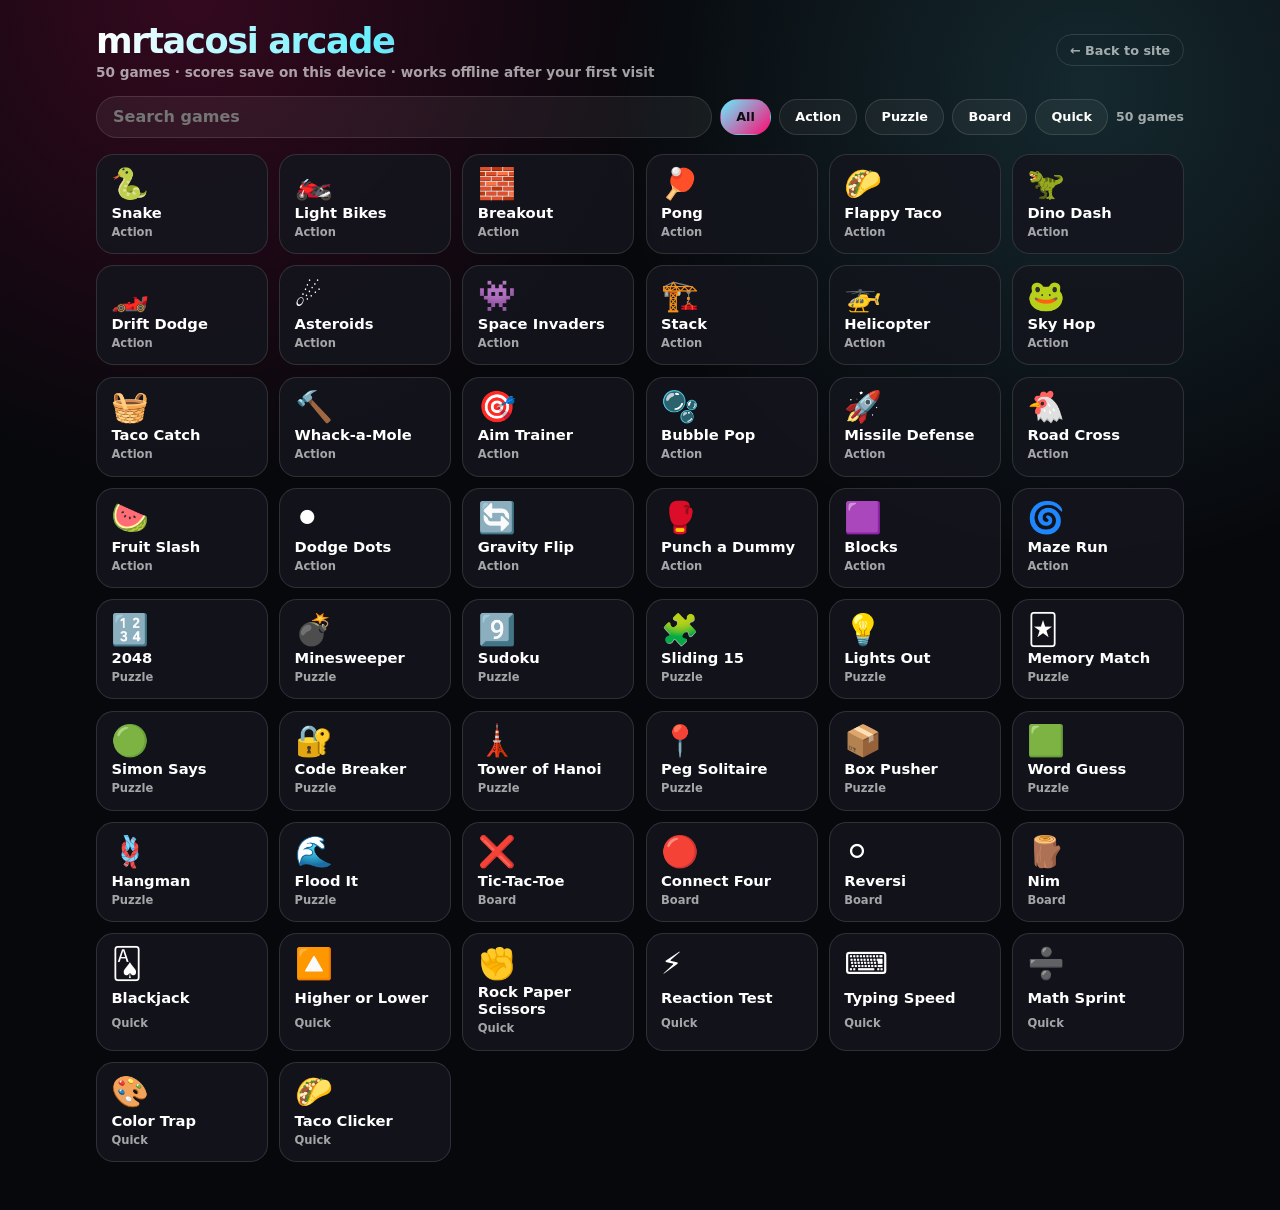
<file: arcade.html>
<!doctype html>
<html lang="en">
<head>
  <meta charset="UTF-8" />
  <meta name="viewport" content="width=device-width, initial-scale=1.0" />
  <title>mrtacosi arcade</title>
  <meta name="description" content="50 free browser games by mrtacosi. Works offline." />
  <link rel="icon" type="image/png" href="./assets/icons/favicon.png?v=6" />
  <style>
    :root { --bg:#07080c; --panel:rgba(20,21,30,.86); --line:rgba(255,255,255,.12); --text:#fff; --dim:rgba(255,255,255,.62); --cyan:#65efff; --pink:#ff0b72; }
    * { box-sizing: border-box; }
    html, body { margin: 0; min-height: 100%; background: var(--bg); color: var(--text); font-family: Inter, system-ui, -apple-system, "Segoe UI", sans-serif; }
    body { background: radial-gradient(circle at 15% 0%, rgba(255,11,114,.18), transparent 30rem), radial-gradient(circle at 85% 10%, rgba(101,239,255,.14), transparent 30rem), var(--bg); background-attachment: fixed; }
    button, input, select { font: inherit; color: inherit; }
    .wrap { width: min(70rem, 100%); margin: 0 auto; padding: 1.25rem 1rem 3rem; }
    header { display: flex; flex-wrap: wrap; align-items: center; justify-content: space-between; gap: .75rem; margin-bottom: 1rem; }
    h1 { margin: 0; font-size: clamp(1.6rem, 4vw, 2.2rem); font-weight: 900; letter-spacing: -.04em; background: linear-gradient(90deg, #fff, var(--cyan), var(--pink)); -webkit-background-clip: text; background-clip: text; color: transparent; }
    .sub { margin: .2rem 0 0; color: var(--dim); font-size: .85rem; font-weight: 700; }
    .back-site { color: var(--dim); font-size: .8rem; font-weight: 800; text-decoration: none; border: 1px solid var(--line); border-radius: 999px; padding: .45rem .8rem; }
    .in-frame .back-site { display: none; }
    .controls { display: flex; flex-wrap: wrap; gap: .5rem; align-items: center; margin-bottom: 1rem; }
    .search { flex: 1 1 14rem; min-width: 0; height: 2.6rem; padding: 0 1rem; border: 1px solid var(--line); border-radius: 999px; background: rgba(255,255,255,.06); outline: none; font-weight: 700; }
    .search:focus { border-color: var(--cyan); }
    .chip { height: 2.3rem; padding: 0 .95rem; border: 1px solid var(--line); border-radius: 999px; background: rgba(255,255,255,.05); font-size: .8rem; font-weight: 800; cursor: pointer; }
    .chip[aria-pressed="true"] { background: linear-gradient(135deg, var(--cyan), var(--pink)); color: #0d0e14; border-color: transparent; }
    .count { color: var(--dim); font-size: .78rem; font-weight: 800; margin-left: auto; }
    .grid { display: grid; grid-template-columns: repeat(auto-fill, minmax(9.5rem, 1fr)); gap: .7rem; }
    .tile { display: grid; justify-items: start; gap: .25rem; padding: .9rem; border: 1px solid var(--line); border-radius: 1.1rem; background: var(--panel); text-align: left; cursor: pointer; transition: transform .15s ease, border-color .15s ease; }
    .tile:hover, .tile:focus-visible { transform: translateY(-3px); border-color: rgba(101,239,255,.5); outline: none; }
    .tile-icon { font-size: 1.9rem; line-height: 1; }
    .tile-name { font-weight: 900; font-size: .92rem; }
    .tile-best { font-size: .72rem; font-weight: 700; color: var(--dim); }
    .empty { color: var(--dim); text-align: center; padding: 2rem; }
    #play { position: fixed; inset: 0; z-index: 10; display: flex; flex-direction: column; background: var(--bg); }
    #play[hidden], #home[hidden] { display: none; }
    .bar { display: flex; align-items: center; gap: .6rem; padding: .7rem 1rem; border-bottom: 1px solid var(--line); background: rgba(12,13,19,.9); }
    .bar h2 { margin: 0; font-size: 1rem; font-weight: 900; flex: 1; min-width: 0; white-space: nowrap; overflow: hidden; text-overflow: ellipsis; }
    .pill { height: 2.2rem; padding: 0 .85rem; border: 1px solid var(--line); border-radius: 999px; background: rgba(255,255,255,.07); font-size: .78rem; font-weight: 900; cursor: pointer; white-space: nowrap; }
    .stat { font-size: .75rem; font-weight: 800; color: var(--dim); white-space: nowrap; }
    .stat b { color: #fff; font-size: .9rem; }
    .how { padding: .5rem 1rem; color: var(--dim); font-size: .78rem; font-weight: 700; text-align: center; }
    .msg { min-height: 1.2rem; padding: 0 1rem .4rem; color: var(--cyan); font-size: .82rem; font-weight: 800; text-align: center; }
    .stage-wrap { position: relative; flex: 1; min-height: 0; display: grid; place-items: center; padding: .5rem 1rem 1rem; overflow: auto; }
    #stage { width: 100%; display: grid; place-items: center; touch-action: manipulation; }
    .ar-canvas { display: block; height: auto; border-radius: 1rem; background: #0b0c12; border: 1px solid var(--line); touch-action: none; user-select: none; -webkit-user-select: none; }
    .overlay { position: absolute; inset: 0; display: grid; place-items: center; background: rgba(5,6,10,.72); backdrop-filter: blur(6px); }
    .overlay[hidden] { display: none; }
    .ov-card { display: grid; gap: .6rem; justify-items: center; padding: 1.4rem 1.6rem; border: 1px solid var(--line); border-radius: 1.3rem; background: var(--panel); text-align: center; }
    .ov-card h3 { margin: 0; font-size: 1.5rem; font-weight: 900; }
    .ov-card p { margin: 0; color: var(--dim); font-weight: 800; }
    .ov-actions { display: flex; gap: .5rem; margin-top: .3rem; }
    .primary { background: linear-gradient(135deg, var(--cyan), var(--pink)); color: #0d0e14; border: 0; }
    /* shared pieces for the non-canvas games */
    .g { display: grid; gap: .8rem; justify-items: center; width: min(32rem, 100%); }
    .g-grid { display: grid; gap: .35rem; width: 100%; }
    .g-cell { aspect-ratio: 1; display: grid; place-items: center; padding: 0; border: 1px solid var(--line); border-radius: .55rem; background: rgba(255,255,255,.06); font-weight: 900; font-size: clamp(.8rem, 3.5vw, 1.3rem); cursor: pointer; user-select: none; }
    .g-cell:disabled { cursor: default; }
    .g-row { display: flex; flex-wrap: wrap; gap: .5rem; justify-content: center; }
    .g-btn { min-height: 2.6rem; padding: .5rem 1rem; border: 1px solid var(--line); border-radius: 999px; background: rgba(255,255,255,.08); font-weight: 900; cursor: pointer; }
    .g-btn:hover { background: rgba(255,255,255,.14); }
    .g-btn.primary:hover { filter: brightness(1.1); }
    .g-big { font-size: clamp(1.6rem, 7vw, 2.8rem); font-weight: 900; text-align: center; }
    .g-text { color: var(--dim); font-weight: 700; text-align: center; line-height: 1.4; }
    .g-input { width: 100%; height: 2.8rem; padding: 0 1rem; border: 1px solid var(--line); border-radius: .8rem; background: rgba(255,255,255,.06); font-size: 1rem; font-weight: 800; outline: none; text-align: center; }
    .g-input:focus { border-color: var(--cyan); }
    .g-card { display: inline-grid; place-items: center; width: 3.2rem; height: 4.4rem; border-radius: .5rem; background: #f4f5f8; color: #111; font-weight: 900; font-size: 1.1rem; box-shadow: 0 .3rem .8rem rgba(0,0,0,.4); }
    .g-card.red { color: #d0103a; }
    .g-card.back { background: linear-gradient(135deg, var(--cyan), var(--pink)); color: transparent; }
    @media (max-width: 560px) { .stat.best-stat { display: none; } .bar { gap: .4rem; padding: .6rem .7rem; } .pill { padding: 0 .65rem; } }
  </style>
</head>
<body>
  <main class="wrap" id="home">
    <header>
      <div><h1>mrtacosi arcade</h1><p class="sub" id="sub">50 games · scores save on this device · works offline after your first visit</p></div>
      <a class="back-site" href="./">← Back to site</a>
    </header>
    <div class="controls">
      <input class="search" id="search" type="search" placeholder="Search games" aria-label="Search games" />
      <div id="chips" class="controls" style="margin:0"></div>
      <span class="count" id="count"></span>
    </div>
    <div class="grid" id="grid"></div>
    <p class="empty" id="empty" hidden>No games match that search.</p>
  </main>
  <section id="play" hidden aria-live="polite">
    <div class="bar">
      <button class="pill" id="backBtn" type="button">← Games</button>
      <h2 id="gameName"></h2>
      <span class="stat">Score <b id="score">0</b></span>
      <span class="stat best-stat">Best <b id="best">—</b></span>
      <button class="pill" id="restartBtn" type="button">Restart</button>
    </div>
    <div class="how" id="gameHow"></div>
    <div class="msg" id="gameMsg"></div>
    <div class="stage-wrap">
      <div id="stage"></div>
      <div class="overlay" id="overlay" hidden>
        <div class="ov-card"><h3 id="ovTitle"></h3><p id="ovText"></p><div class="ov-actions"><button class="pill primary" id="ovAgain" type="button">Play again</button><button class="pill" id="ovBack" type="button">All games</button></div></div>
      </div>
    </div>
  </section>
  <script src="./arcade.js?v=1"></script>
  <script src="./games/action-1.js?v=1"></script>
  <script src="./games/action-2.js?v=1"></script>
  <script src="./games/puzzle.js?v=1"></script>
  <script src="./games/board-quick.js?v=1"></script>
  <script>Arcade.boot();</script>
</body>
</html>
</file>
